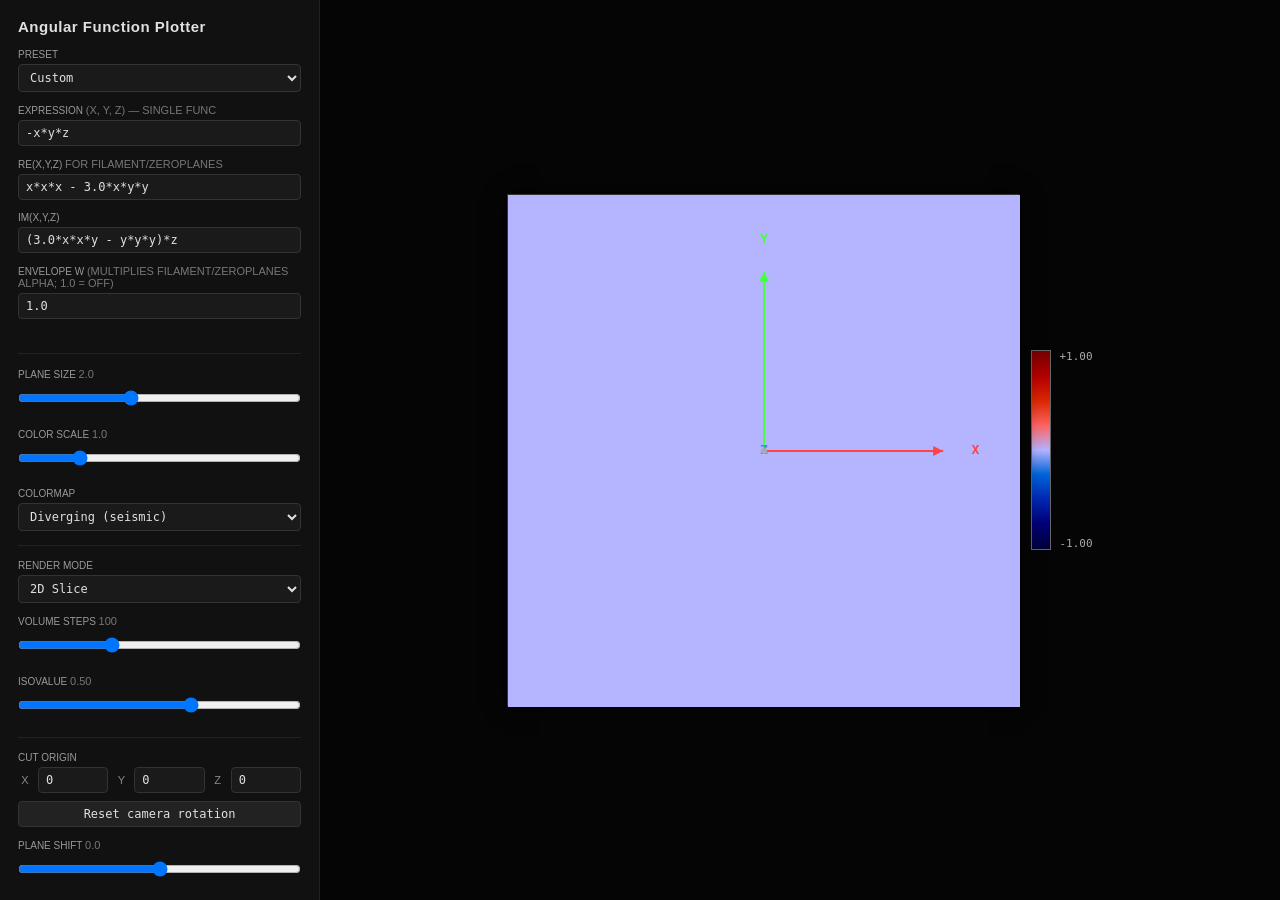
<file: web/angular-plotter-3d/index.html>
<!DOCTYPE html>
<!--
angular-plotter-3d/index.html — Interactive WebGL2 3D angular function plotter.
Loads app.js for 3D spherical harmonic surface rendering with camera controls.
-->
<html lang="en">
<head>
<meta charset="UTF-8">
<meta name="viewport" content="width=device-width, initial-scale=1.0">
<title>Angular Function Plotter</title>
<link rel="stylesheet" href="style.css">
</head>
<body>
<div id="sidebar">
<h1>Angular Function Plotter</h1>

<label for="preset">Preset</label>
<select id="preset">
<option value="custom">Custom</option>
<option value="-z*z">sp1 Linear (-z²)</option>
<option value="-(x*x*x - 3.0*x*y*y)">sp2 Trigonal (-(x³ - 3xy²))</option>
<option value="-x*y*z">sp3 Tetrahedral (-xyz)</option>
<option value="x*x*x*x + y*y*y*y + z*z*z*z">Octahedral (x⁴+y⁴+z⁴)</option>
<option value="x*y">Quadrupole (xy)</option>
<option value="z">Dipole (z)</option>
<option value="1.0/(1.0+x*x+y*y+z*z)">Lorentz (1/(1+r²))</option>
<option value="exp(-(x*x+y*y+z*z))">Gaussian (exp(-r²))</option>
<option value="x*x*x - 3.0*x*y*y|(3.0*x*x*y - y*y*y)*z">sp2 complex Re|Im</option>
<option value="x*x - y*y|y*y - z*z">sp3 x²-y² | y²-z² (cube diag, all 8)</option>
<option value="(x*x-y*y)*x*y*z|(y*y-z*z)*x*y*z">sp3 (x²-y²)·xyz | (y²-z²)·xyz</option>
<option value="(x+y)*(y+z)*(z+x)|(x-y)*(y-z)*(z-x)">sp3 P+ | P− (plane products)</option>
<option value="(x*x-y*y)*(x*x-y*y) + (y*y-z*z)*(y*y-z*z) + (z*z-x*x)*(z*z-x*x)">sp3 sym quartic |F|² (isosurf/volMinMax)</option>
<option value="x*x - y*y|y*y - z*z|max(x*y*z,0.0)">sp3 chiral: x²-y²|y²-z²|W=xyz⁺</option>
</select>

<label for="expr">Expression <span class="hint">(x, y, z) — single func</span></label>
<input type="text" id="expr" value="-x*y*z" spellcheck="false">

<label for="exprR">Re(x,y,z) <span class="hint">for filament/zeroplanes</span></label>
<input type="text" id="exprR" value="x*x*x - 3.0*x*y*y" spellcheck="false">

<label for="exprI">Im(x,y,z)</label>
<input type="text" id="exprI" value="(3.0*x*x*y - y*y*y)*z" spellcheck="false">

<label for="exprW">Envelope W <span class="hint">(multiplies filament/zeroplanes alpha; 1.0 = off)</span></label>
<input type="text" id="exprW" value="1.0" spellcheck="false">

<div id="error"></div>

<hr>

<label>Plane size <span class="hint" id="val-planeSize">2.0</span></label>
<input type="range" id="planeSize" min="0.1" max="5.0" step="0.1" value="2.0">

<label>Color scale <span class="hint" id="val-colorScale">1.0</span></label>
<input type="range" id="colorScale" min="0.1" max="5.0" step="0.1" value="1.0">

<label>Colormap</label>
<select id="colormap">
<option value="seismic">Diverging (seismic)</option>
<option value="heat">Heat</option>
<option value="viridis">Viridis</option>
<option value="coolwarm">Coolwarm</option>
</select>

<hr>

<label for="renderMode">Render mode</label>
<select id="renderMode">
<option value="slice">2D Slice</option>
<option value="volumeMinMax">Volume Min/Max</option>
<option value="isosurface">Isosurface</option>
<option value="filament">Filament (max 1/|Re|+|Im|)</option>
<option value="filamentChiral">Filament chiral (red=tet, blue=anti)</option>
<option value="zeroplanes">Zero planes (Re red, Im blue)</option>
</select>

<label>Volume steps <span class="hint" id="val-steps">100</span></label>
<input type="range" id="steps" min="10" max="300" step="10" value="100">

<label>Isovalue <span class="hint" id="val-isoval">0.50</span></label>
<input type="range" id="isoval" min="-2.0" max="2.0" step="0.05" value="0.5">

<hr>

<label>Cut origin</label>
<div class="row3">
<span class="ax">X</span><input type="number" id="ox" value="0" step="0.1">
<span class="ax">Y</span><input type="number" id="oy" value="0" step="0.1">
<span class="ax">Z</span><input type="number" id="oz" value="0" step="0.1">
</div>

<button id="resetNormal">Reset camera rotation</button>

<label>Plane shift <span class="hint" id="val-shift">0.0</span></label>
<input type="range" id="shift" min="-2.0" max="2.0" step="0.05" value="0.0">

<hr>
<div class="checkrow"><input type="checkbox" id="showAxes" checked><label for="showAxes" class="inline">Show 3D axes</label></div>
<div class="checkrow"><input type="checkbox" id="autoUpdate" checked><label for="autoUpdate" class="inline">Auto-update on drag</label></div>
<button id="btnUpdate">Update viewport</button>
<div class="hint" style="margin-top:8px">Drag: trackball rotate · Scroll: zoom color</div>
</div>

<div id="main">
<div id="viewbox">
  <div id="viewport">
    <canvas id="glcanvas" width="512" height="512"></canvas>
    <canvas id="overlay" width="512" height="512"></canvas>
  </div>
  <div id="colorbar-container">
    <canvas id="colorbar" width="60" height="200"></canvas>
    <div id="colorbar-labels">
      <span id="cmax">+1.00</span>
      <span id="cmin">-1.00</span>
    </div>
  </div>
</div>
</div>

<script src="app.js"></script>
</body>
</html>
</file>
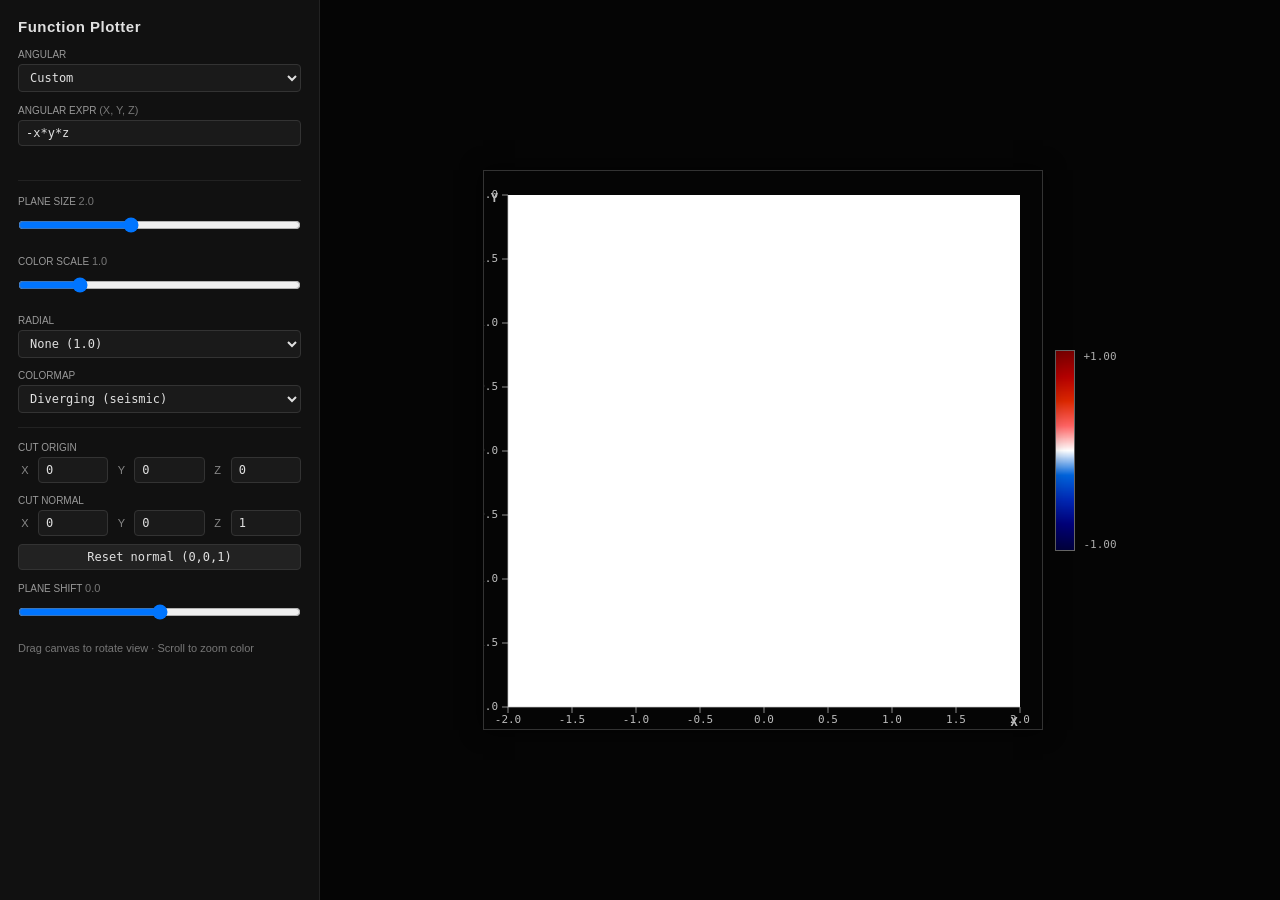
<file: web/angular-plotter/index.html>
<!DOCTYPE html>
<!--
angular-plotter/index.html — Interactive WebGL2 angular function plotter.
Loads app.js for rendering spherical harmonics with mouse controls.
-->
<html lang="en">
<head>
<meta charset="UTF-8">
<meta name="viewport" content="width=device-width, initial-scale=1.0">
<title>Function Plotter</title>
<link rel="stylesheet" href="style.css">
</head>
<body>
<div id="sidebar">
<h1>Function Plotter</h1>

<label for="preset">Angular</label>
<select id="preset">
<option value="custom">Custom</option>
<option value="-z*z">sp1 Linear (-z²)</option>
<option value="-(x*x*x - 3.0*x*y*y)">sp2 Trigonal (-(x³ - 3xy²))</option>
<option value="-x*y*z">sp3 Tetrahedral (-xyz)</option>
<option value="x*x*x*x + y*y*y*y + z*z*z*z">Octahedral (x⁴+y⁴+z⁴)</option>
<option value="x*y">Quadrupole (xy)</option>
<option value="z">Dipole (z)</option>
</select>

<label for="expr">Angular expr <span class="hint">(x, y, z)</span></label>
<input type="text" id="expr" value="-x*y*z" spellcheck="false">
<div id="error"></div>

<hr>

<label>Plane size <span class="hint" id="val-planeSize">2.0</span></label>
<input type="range" id="planeSize" min="0.1" max="5.0" step="0.1" value="2.0">

<label>Color scale <span class="hint" id="val-colorScale">1.0</span></label>
<input type="range" id="colorScale" min="0.1" max="5.0" step="0.1" value="1.0">

<label for="radial">Radial</label>
<select id="radial">
<option value="none">None (1.0)</option>
<option value="gaussian">Gaussian (exp(-r²))</option>
<option value="slater">Slater (exp(-r))</option>
<option value="lorentz">Lorentz (1/(1+r²))</option>
<option value="morse">Morse ((1-e⁻ʳ)²)</option>
<option value="smoothstep">Smoothstep (1 - smoothstep(0,1,r))</option>
</select>

<label>Colormap</label>
<select id="colormap">
<option value="seismic">Diverging (seismic)</option>
<option value="heat">Heat</option>
<option value="viridis">Viridis</option>
<option value="coolwarm">Coolwarm</option>
</select>

<hr>

<label>Cut origin</label>
<div class="row3">
<span class="ax">X</span><input type="number" id="ox" value="0" step="0.1">
<span class="ax">Y</span><input type="number" id="oy" value="0" step="0.1">
<span class="ax">Z</span><input type="number" id="oz" value="0" step="0.1">
</div>

<label>Cut normal</label>
<div class="row3">
<span class="ax">X</span><input type="number" id="nx" value="0" step="0.1">
<span class="ax">Y</span><input type="number" id="ny" value="0" step="0.1">
<span class="ax">Z</span><input type="number" id="nz" value="1" step="0.1">
</div>
<button id="resetNormal">Reset normal (0,0,1)</button>

<label>Plane shift <span class="hint" id="val-shift">0.0</span></label>
<input type="range" id="shift" min="-2.0" max="2.0" step="0.05" value="0.0">

<div class="hint" style="margin-top:12px">Drag canvas to rotate view · Scroll to zoom color</div>
</div>

<div id="main">
<div id="viewbox">
  <div id="viewport">
    <canvas id="glcanvas" width="512" height="512"></canvas>
    <canvas id="overlay" width="560" height="560"></canvas>
  </div>
  <div id="colorbar-container">
    <canvas id="colorbar" width="60" height="201"></canvas>
    <div id="colorbar-labels">
      <span id="cmax">+1.00</span>
      <span id="cmin">-1.00</span>
    </div>
  </div>
</div>
</div>

<script src="app.js"></script>
</body>
</html>
</file>
<file: web/angular-plotter-3d/style.css>
/* angular-plotter-3d/style.css — Dark-theme styling for the 3D WebGL2 angular function plotter. */
* { margin: 0; padding: 0; box-sizing: border-box; }
body {
background: #0a0a0a;
color: #e0e0e0;
font-family: -apple-system, BlinkMacSystemFont, 'Segoe UI', Roboto, sans-serif;
display: flex;
height: 100vh;
overflow: hidden;
}

/* Sidebar */
#sidebar {
width: 320px;
min-width: 320px;
background: #111;
border-right: 1px solid #222;
padding: 18px;
overflow-y: auto;
}
#sidebar h1 {
font-size: 15px;
margin-bottom: 14px;
font-weight: 600;
letter-spacing: 0.5px;
}
#sidebar label {
display: block;
font-size: 10px;
margin-top: 12px;
margin-bottom: 4px;
color: #999;
text-transform: uppercase;
}
#sidebar input, #sidebar select, #sidebar button {
width: 100%;
background: #1a1a1a;
color: #e0e0e0;
border: 1px solid #333;
border-radius: 4px;
padding: 5px 7px;
font-size: 12px;
font-family: 'Consolas', 'Monaco', monospace;
}
#sidebar input:focus, #sidebar select:focus, #sidebar button:focus {
outline: none;
border-color: #4a9eff;
}
#sidebar select { cursor: pointer; }
#sidebar button {
margin-top: 8px;
background: #222;
cursor: pointer;
}
#sidebar button:hover { background: #2a2a2a; }
#sidebar hr {
border: none;
border-top: 1px solid #222;
margin: 14px 0;
}
.row3 {
display: flex;
gap: 6px;
}
.row3 input { flex: 1; }
.row3 .ax {
align-self: center;
font-size: 11px;
color: #888;
width: 14px;
text-align: center;
}
#error {
color: #ff5555;
font-size: 11px;
margin-top: 6px;
min-height: 14px;
font-family: 'Consolas', 'Monaco', monospace;
}
.hint {
color: #777;
font-size: 11px;
}
.checkrow {
display: flex;
align-items: center;
gap: 6px;
margin-top: 8px;
}
.checkrow input[type="checkbox"] {
width: auto;
margin: 0;
accent-color: #4a9eff;
}
label.inline {
font-size: 11px;
color: #ccc;
text-transform: none;
margin: 0;
display: inline;
}

/* Main area */
#main {
flex: 1;
display: flex;
flex-direction: column;
align-items: center;
justify-content: center;
position: relative;
background: #050505;
}
#viewbox {
  display: flex;
  align-items: center;
  gap: 12px;
  flex-shrink: 0;
}
#viewport {
position: relative;
border: 1px solid #333;
box-shadow: 0 0 20px rgba(0,0,0,0.8);
width: 512px;
height: 512px;
flex-shrink: 0;
}
#viewport canvas {
display: block;
width: 512px;
height: 512px;
}
#overlay {
position: absolute;
top: 0; left: 0;
pointer-events: none;
}
#colorbar-container {
  display: flex;
  align-items: center;
  gap: 8px;
  height: 200px;
}
#colorbar {
  width: 20px;
  height: 200px;
  border: 1px solid #666;
}
#colorbar-labels {
  display: flex;
  flex-direction: column;
  justify-content: space-between;
  height: 200px;
  font-family: 'Consolas', monospace;
  font-size: 11px;
  color: #aaa;
}
</file>
<file: web/angular-plotter/style.css>
/* angular-plotter/style.css — Dark-theme styling for the WebGL2 angular function plotter. */
* { margin: 0; padding: 0; box-sizing: border-box; }
body {
background: #0a0a0a;
color: #e0e0e0;
font-family: -apple-system, BlinkMacSystemFont, 'Segoe UI', Roboto, sans-serif;
display: flex;
height: 100vh;
overflow: hidden;
}

/* Sidebar */
#sidebar {
width: 320px;
min-width: 320px;
background: #111;
border-right: 1px solid #222;
padding: 18px;
overflow-y: auto;
}
#sidebar h1 {
font-size: 15px;
margin-bottom: 14px;
font-weight: 600;
letter-spacing: 0.5px;
}
#sidebar label {
display: block;
font-size: 10px;
margin-top: 12px;
margin-bottom: 4px;
color: #999;
text-transform: uppercase;
}
#sidebar input, #sidebar select, #sidebar button {
width: 100%;
background: #1a1a1a;
color: #e0e0e0;
border: 1px solid #333;
border-radius: 4px;
padding: 5px 7px;
font-size: 12px;
font-family: 'Consolas', 'Monaco', monospace;
}
#sidebar input:focus, #sidebar select:focus, #sidebar button:focus {
outline: none;
border-color: #4a9eff;
}
#sidebar select { cursor: pointer; }
#sidebar button {
margin-top: 8px;
background: #222;
cursor: pointer;
}
#sidebar button:hover { background: #2a2a2a; }
#sidebar hr {
border: none;
border-top: 1px solid #222;
margin: 14px 0;
}
.row3 {
display: flex;
gap: 6px;
}
.row3 input { flex: 1; }
.row3 .ax {
align-self: center;
font-size: 11px;
color: #888;
width: 14px;
text-align: center;
}
#error {
color: #ff5555;
font-size: 11px;
margin-top: 6px;
min-height: 14px;
font-family: 'Consolas', 'Monaco', monospace;
}
.hint {
color: #777;
font-size: 11px;
}

/* Main area */
#main {
flex: 1;
display: flex;
flex-direction: column;
align-items: center;
justify-content: center;
position: relative;
background: #050505;
}
#viewbox {
  display: flex;
  align-items: center;
  gap: 12px;
  flex-shrink: 0;
}
#viewport {
position: relative;
border: 1px solid #333;
box-shadow: 0 0 20px rgba(0,0,0,0.8);
width: 560px;
height: 560px;
flex-shrink: 0;
}
#glcanvas {
position: absolute;
top: 24px;
left: 24px;
}
#overlay {
position: absolute;
top: 0; left: 0;
pointer-events: none;
}
#colorbar-container {
  display: flex;
  align-items: center;
  gap: 8px;
  height: 201px;
}
#colorbar {
  width: 20px;
  height: 201px;
  border: 1px solid #666;
}
#colorbar-labels {
  display: flex;
  flex-direction: column;
  justify-content: space-between;
  height: 201px;
  font-family: 'Consolas', monospace;
  font-size: 11px;
  color: #aaa;
}
</file>
